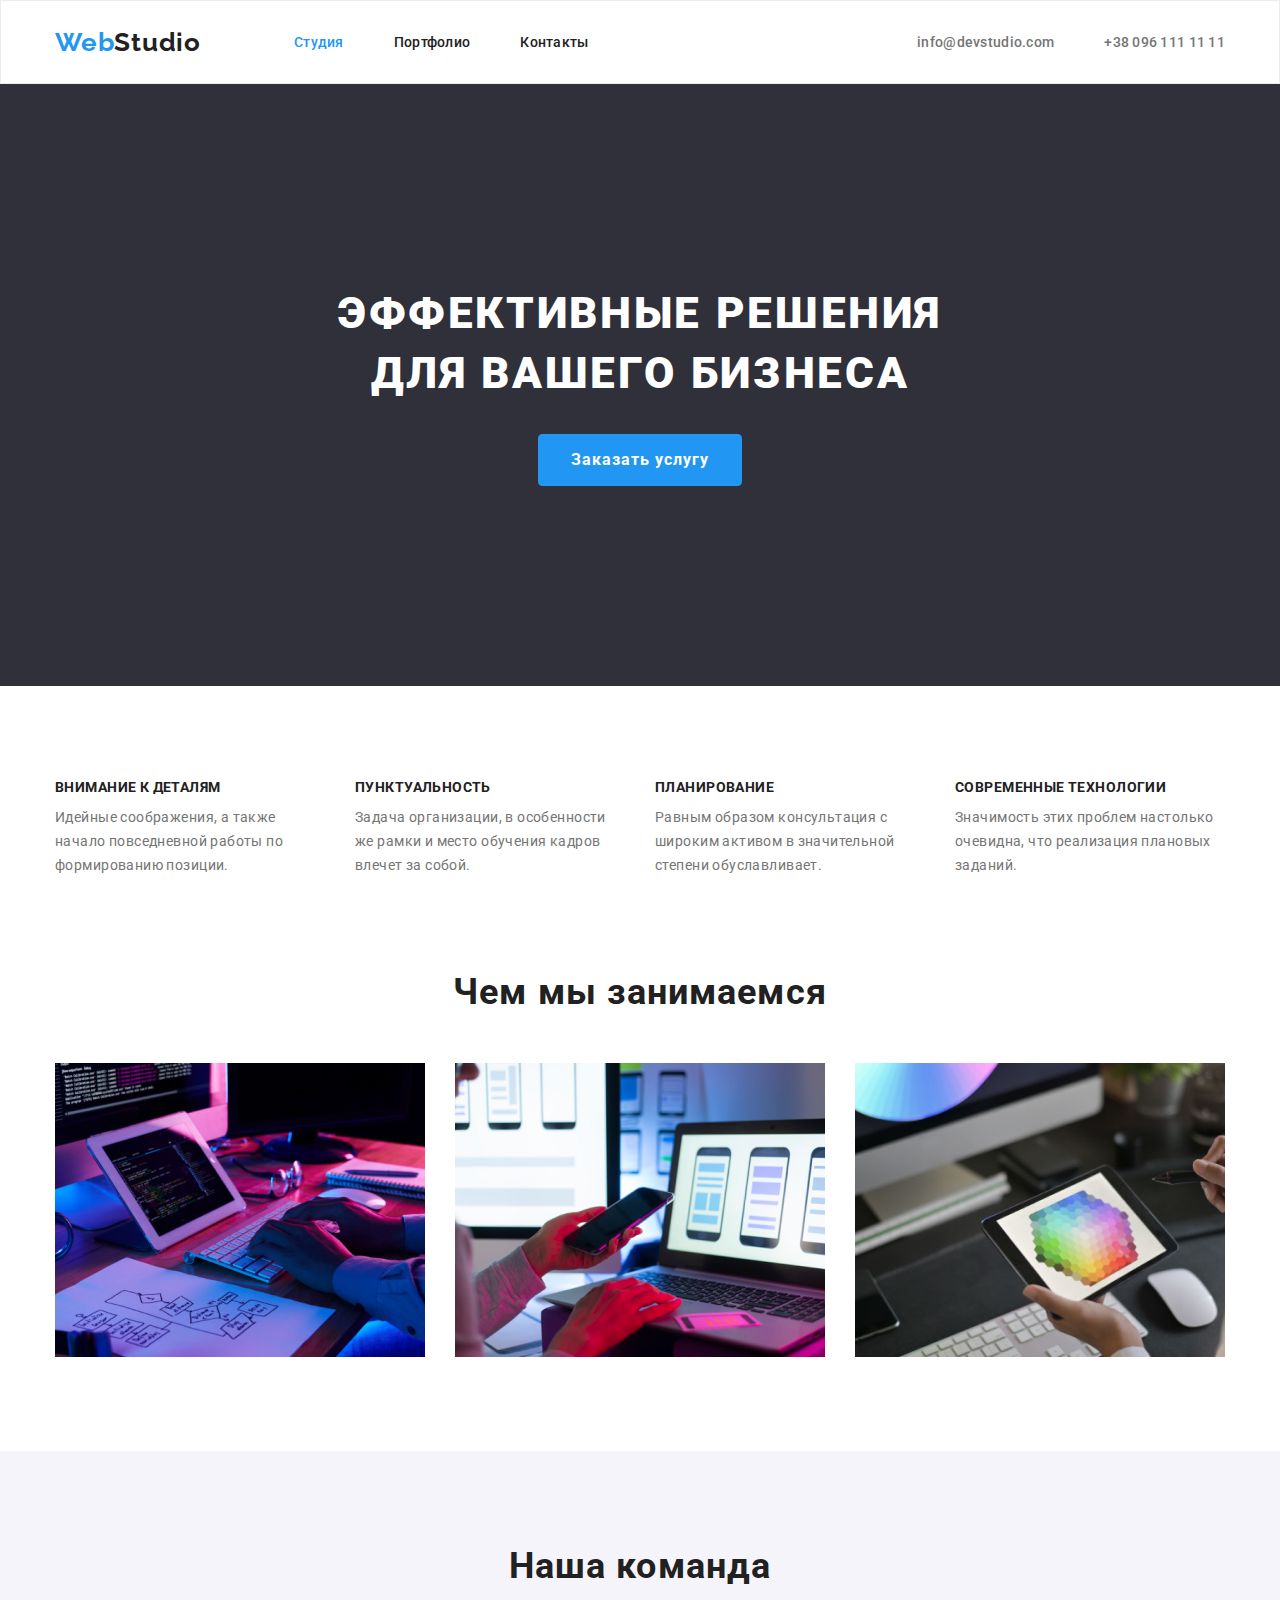
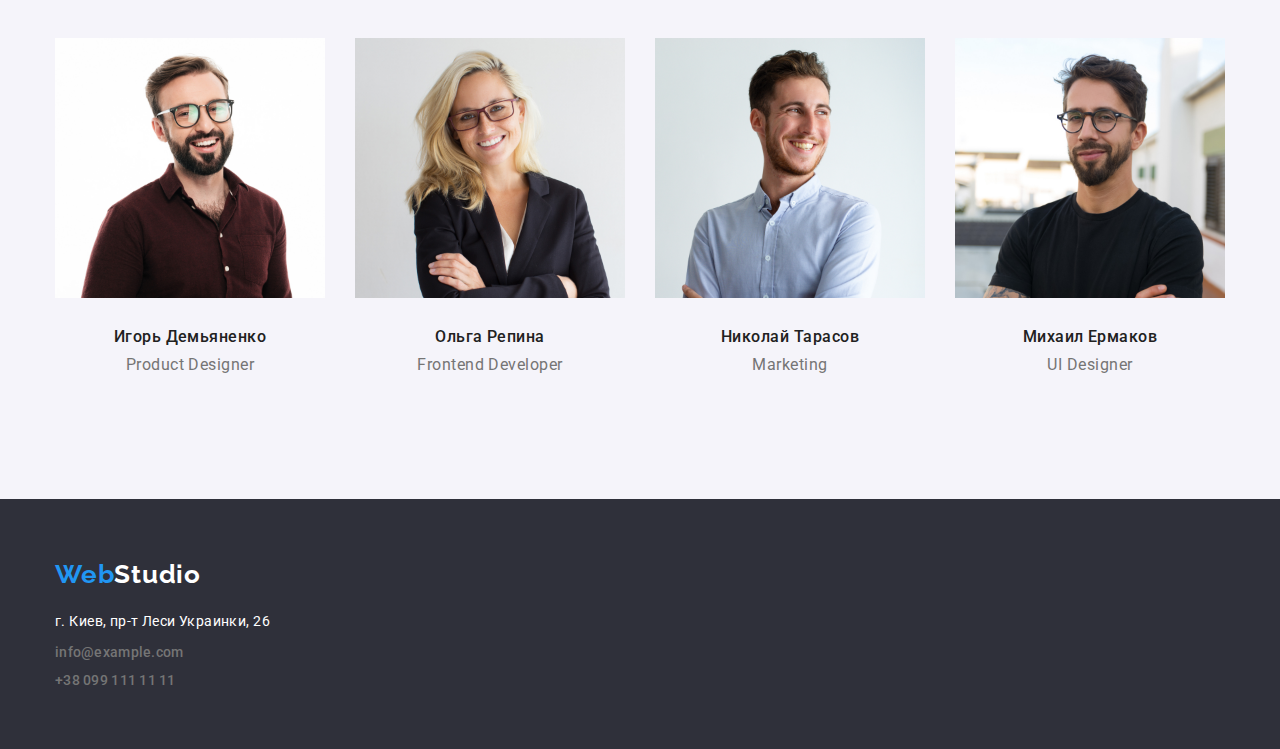
<file: index.html>
<!DOCTYPE html>
<html lang="ru">
  <head>
    <meta charset="UTF-8" />
    <meta name="viewport" content="width=device-width, initial-scale=1.0" />
    <title>Document</title>
    <link
      href="https://fonts.googleapis.com/css2?family=Raleway:wght@700&family=Roboto:wght@400;500;700;900&display=swap"
      rel="stylesheet"
    />
    <link rel="stylesheet" href="./css/normalize.css" />
    <link rel="stylesheet" href="./css/styles.css" />
  </head>
  <body>
    <!--Шапка-->
    <header>
      <!--основная-навигацыя-->
      <div class="container flexbox aling-items navigation">
        <nav class="flexbox aling-items site-nav">
          <a href="" lang="en" class="logo">
            <span class="logo-blue">Web</span
            ><span class="logo-black">Studio</span></a
          >
          <ul class="flexbox site-nav-list list">
            <li class="item">
              <a href="./index.html" class="link current">Студия</a>
            </li>
            <li class="item">
              <a href="./portfolio.html" class="link">Портфолио</a>
            </li>
            <li class="item"><a href="" class="link">Контакты</a></li>
          </ul>
        </nav>
        <!--адрес-->
        <address class="flexbox address">
          <ul class="flexbox list">
            <li class="item">
              <a href="mailto:info@devstudio.com" class="address-link"
                >info@devstudio.com</a
              >
            </li>
            <li class="item">
              <a href="tel:+380961111111" class="address-link"
                >+38 096 111 11 11</a
              >
            </li>
          </ul>
        </address>
      </div>
    </header>
    <!--главная-->
    <main>
      <!--герой-->
      <section class="hero">
        <div class="container margin-auto list hero-content ">
          <h1 class="flexbox list hero-title">ЭФФЕКТИВНЫЕ РЕШЕНИЯ ДЛЯ ВАШЕГО БИЗНЕСА</h1>

          <button class="flexbox margin-auto button hero-button" type="button">
            Заказать услугу
          </button>
        </div>
      </section>
      <!--преимущеста-->
      <section class="section no-padding advantages">
        <div class="container">
          <h2 class="hidden-title">Преимущества работы с нами</h2>
          <ul class="flexbox advantages-list list">
            <li class="item">
              <h3 class="advantages-title">ВНИМАНИЕ К ДЕТАЛЯМ</h3>
              <p class="advantages-text">
                Идейные соображения, а также начало повседневной работы по
                формированию позиции.
              </p>
            </li>
            <li class="item">
              <h3 class="advantages-title">ПУНКТУАЛЬНОСТЬ</h3>
              <p class="advantages-text">
                Задача организации, в особенности же рамки и место обучения
                кадров влечет за собой.
              </p>
            </li>
            <li class="item">
              <h3 class="advantages-title">ПЛАНИРОВАНИЕ</h3>
              <p class="advantages-text">
                Равным образом консультация с широким активом в значительной
                степени обуславливает.
              </p>
            </li>
            <li class="item">
              <h3 class="advantages-title">СОВРЕМЕННЫЕ ТЕХНОЛОГИИ</h3>
              <p class="advantages-text">
                Значимость этих проблем настолько очевидна, что реализация
                плановых заданий.
              </p>
            </li>
          </ul>
        </div>
      </section>
      <!--робота-->
      <section class="section work">
        <div class="container">
          <h2 class="title">Чем мы занимаемся</h2>
          <ul class="flexbox work-list list">
            <li class="item">
              <img
                src="./images/5.jpg"
                width="370"
                height="294"
                alt="Планшет и руки на клавиатуре"
              />
            </li>
            <li class="item">
              <img
                src="./images/6.jpg"
                width="370"
                height="294"
                alt="В роботе за ноутбуком и телефоном"
              />
            </li>
            <li class="item">
              <img
                src="./images/7.jpg"
                width="370"
                height="294"
                alt="Робота за планшетом"
              />
            </li>
          </ul>
        </div>
      </section>
      <!--команда-->
      <section class="section team">
        <div class="container">
          <h2 class="title">Наша команда</h2>
          <ul class="flexbox team-list list">
            <li class="team-item item">
              <img
                src="./images/8.jpg"
                width="270"
                height="260"
                alt="фото Игорь Демьяненко"
              />
              <h3 class="employee-name">Игорь Демьяненко</h3>
              <p class="profession-name">Product Designer</p>
            </li>
            <li class="team-item item">
              <img
                src="./images/9.jpg"
                width="270"
                height="260"
                alt="фото Ольга Репина"
              />
              <h3 class="employee-name">Ольга Репина</h3>
              <p class="profession-name">Frontend Developer</p>
            </li>
            <li class="team-item item">
              <img
                src="./images/10.jpg"
                width="270"
                height="260"
                alt="фото Николай Тарасов"
              />
              <h3 class="employee-name">Николай Тарасов</h3>
              <p class="profession-name">Marketing</p>
            </li>
            <li class="team-item item">
              <img
                src="./images/11.jpg"
                width="270"
                height="260"
                alt="фото Михаил Ермаков"
              />
              <h3 class="employee-name">Михаил Ермаков</h3>
              <p class="profession-name">UI Designer</p>
            </li>
          </ul>
        </div>
      </section>
    </main>
    <!--футер-->
    <footer class="footer">
      <div class="container">
        <a href="" lang="en" class="logo">
          <span class="logo-blue">Web</span><span class="logo-white">Studio</span></a>
        <address class="footer-address">
          <ul class="list">
            <li class="address-text item">
              г. Киев, пр-т Леси Украинки, 26
            </li>
            <li class="item">
              <a href="mailto:info@example.com" class="address-link">info@example.com</a>
            </li>
            <li class="item">
              <a href="tel:+380991111111" class="address-link">+38 099 111 11 11</a>
            </li>
          </ul>
        </address>
      </div>
    </footer>
  </body>
</html>
</file>
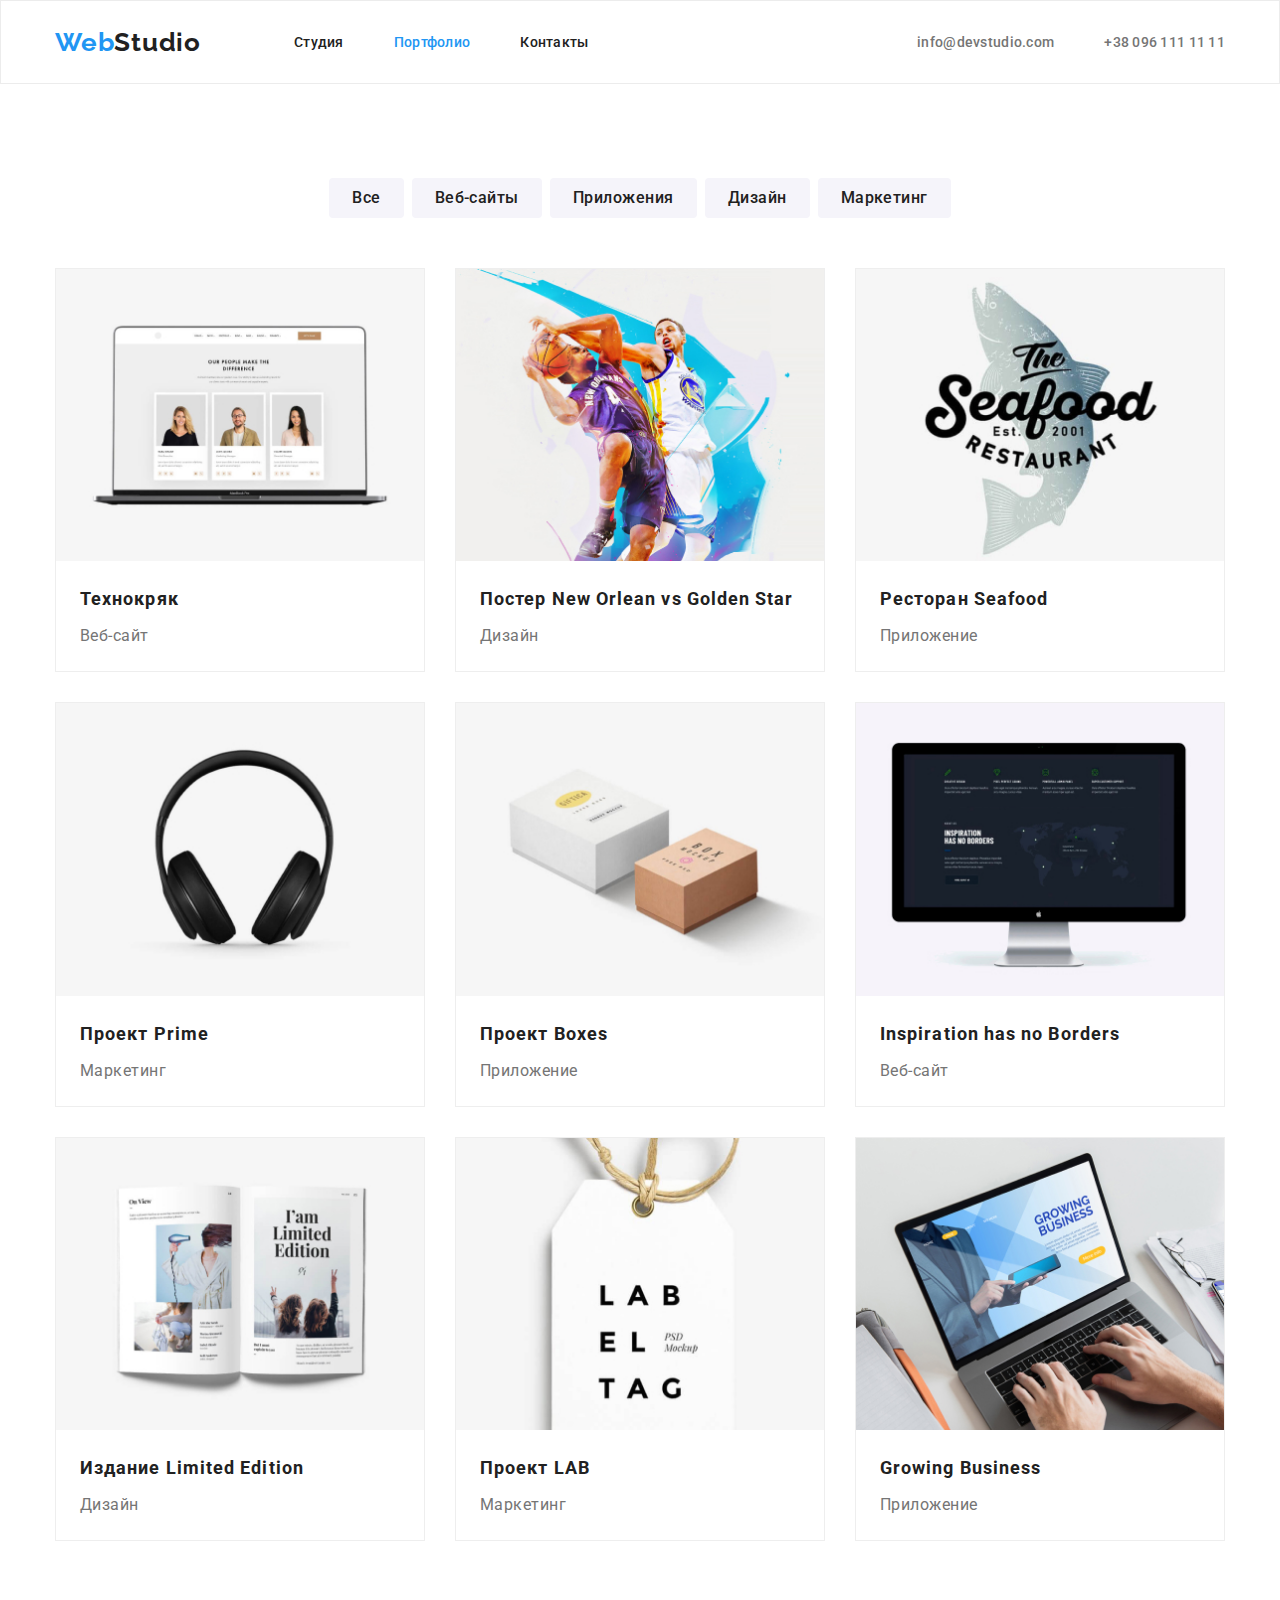
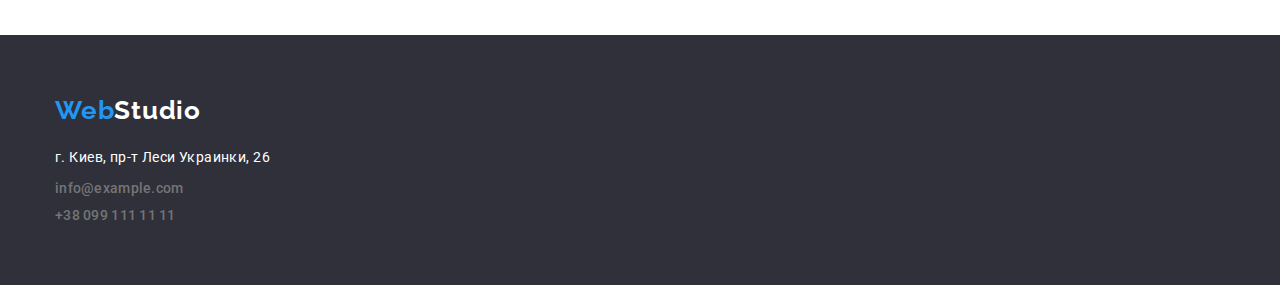
<file: portfolio.html>
<!DOCTYPE html>
<html lang="ru">
  <head>
    <meta charset="UTF-8" />
    <meta name="viewport" content="width=device-width, initial-scale=1.0" />
    <title>Document</title>
    <link
      href="https://fonts.googleapis.com/css2?family=Raleway:wght@700&family=Roboto:wght@400;500;700;900&display=swap"
      rel="stylesheet"
    />
    <link rel="stylesheet" href="./css/normalize.css" />
    <link rel="stylesheet" href="./css/styles.css" />
  </head>

  <body>
    <!--Шапка-->
    <header>
      <!--основная-навигацыя-->
      <div class="container flexbox aling-items navigation">
        <nav class="flexbox aling-items site-nav">
          <a href="" lang="en" class="logo">
            <span class="logo-blue">Web</span><span class="logo-black">Studio</span></a>
          <ul class="flexbox site-nav-list list">
            <li class="item">
              <a href="./index.html" class="link">Студия</a>
            </li>
            <li class="item">
              <a href="./portfolio.html" class="link current">Портфолио</a>
            </li>
            <li class="item"><a href="" class="link">Контакты</a></li>
          </ul>
        </nav>
        <!--адрес-->
        <address class="flexbox address">
          <ul class="flexbox list">
            <li class="item">
              <a href="mailto:info@devstudio.com" class="address-link">info@devstudio.com</a>
            </li>
            <li class="item">
              <a href="tel:+380961111111" class="address-link">+38 096 111 11 11</a>
            </li>
          </ul>
        </address>
      </div>
    </header>
    <main>
      
      <section  class="section portfolio">
        <div class="container">
          <!-- фильтр -->
          <h1 class="hidden-title">Фильтр</h1>
          <ul class="flexbox filter-list list">
            <li class="item">
              <button class="button filter-button" type="button">Все</button>
            </li>
            <li class="item">
              <button class="button filter-button" type="button">Веб-сайты</button>
            </li>
            <li class="item">
              <button class="button filter-button" type="button">Приложения</button>
            </li>
            <li class="item">
              <button class="button filter-button" type="button">Дизайн</button>
            </li>
            <li class="item">
              <button class="button filter-button" type="button">Маркетинг</button>
            </li>
          </ul>
          <!-- портфолио -->
          <h2 class="hidden-title">Портфолио</h2>
          <ul class="flexbox list portfolio-list">
            <li class="item">
              <a href="">
                <img src="./images/26.jpg" alt="Ноутбук" />
                <h3 class="portfolio-title">Технокряк</h3>
                <p class="portfolio-text">Веб-сайт</p>
              </a>
            </li>
            <li class="item">
              <a href="">
                <img src="./images/27.jpg" alt="Два Баскетболиста с мячом" />
                <h3 class="portfolio-title">
                  Постер <span lang="en">New Orlean vs Golden Star</span>
                </h3>
                <p class="portfolio-text">Дизайн</p>
              </a>
            </li>
            <li class="item">
              <a href="">
                <img src="./images/28.jpg" alt="Логотип ресторана" />
                <h3 class="portfolio-title">
                  Ресторан <span lang="en">Seafood</span>
                </h3>
                <p class="portfolio-text">Приложение</p>
              </a>
            </li>
            <li class="item">
              <a href="">
                <img src="./images/29.jpg" alt="Наушники" />
                <h3 class="portfolio-title">
                  Проект <span lang="en">Prime</span>
                </h3>
                <p class="portfolio-text">Маркетинг</p>
              </a>
            </li>
            <li class="item">
              <a href="">
                <img src="./images/30.jpg" alt="Две коробки" />
                <h3 class="portfolio-title">
                  Проект <span lang="en">Boxes</span>
                </h3>
                <p class="portfolio-text">Приложение</p>
              </a>
            </li>
            <li class="item">
              <a href="">
                <img src="./images/31.jpg" alt="Монитор" />
                <h3 class="portfolio-title" lang="en">
                  Inspiration has no Borders
                </h3>
                <p class="portfolio-text">Веб-сайт</p>
              </a>
            </li>
            <li class="item">
              <a href="">
                <img src="./images/32.jpg" alt="Открытая книжка" />
                <h3 class="portfolio-title">
                  Издание <span lang="en">Limited Edition</span>
                </h3>
                <p class="portfolio-text">Дизайн</p>
              </a>
            </li>
            <li class="item">
              <a href="">
                <img src="./images/33.jpg" alt="Брелок" />
                <h3 class="portfolio-title">
                  Проект <span lang="en">LAB</span>
                </h3>
                <p class="portfolio-text">Маркетинг</p>
              </a>
            </li>
            <li class="item">
              <a href="">
                <img src="./images/34.jpg" alt="Робота на ноутбуке" />
                <h3 class="portfolio-title" lang="en">Growing Business</h3>
                <p class="portfolio-text">Приложение</p>
              </a>
            </li>
          </ul>
        </div>
      </section>
    </main>
    <!--футер-->
    <footer class="footer">
      <div class="container">
        <a href="" lang="en" class="logo">
          <span class="logo-blue">Web</span
          ><span class="logo-white">Studio</span></a
        >
        <address class="footer-address"> 
          <ul class="list">
            <li class="address-text item">
              г. Киев, пр-т Леси Украинки, 26
            </li>
            <li class="item">
              <a href="mailto:info@example.com" class="address-link"
                >info@example.com</a
              >
            </li>
            <li class="item">
              <a href="tel:+380991111111" class="address-link"
                >+38 099 111 11 11</a
              >
            </li>
          </ul>
        </address>
      </div>
    </footer>
  </body>
</html>
</file>
<file: css/styles.css>
:root {
  --primary-text-color: #757575;
  --title-text-color: #212121;
  --accent-color: #2196f3;
  --primary-white-color: #ffffff;
  --footer-background-color: #2f303a;
  --team-background-color: #f5f4fa;
  --portfolio-border-color: #EEEEEE;
  --header-border-color: #ECECEC;
}

/* позыцыонирование */
.section {
  padding-top: 94px;
  padding-bottom: 94px;
}
.section.no-padding {
  padding-top: 94px;
  padding-bottom: 0;
}

.container {
  padding-left: 15px;
  padding-right: 15px;
  width: 1200px;
  margin-left: auto;
  margin-right: auto;
}

.footer {
  padding-top: 60px;
  padding-bottom: 60px;
}

/* теги */
body {
  font-family: Roboto, sans-serif;
  margin: 0;

  color: var(--primary-text-color);
}

header {
  border: 1px solid;

  border-color: var(--header-border-color);
  background-color: var(--primary-white-color);
}

footer {
  background-color: var(--footer-background-color);
}

main {
  background-color: var(--primary-white-color);
}

a {
  text-decoration: none;
}

li {
  list-style-type: none;
}

img {
  display: block;
  max-width: 100%;
  height: auto;
}

/* утилиты */

.list {
  padding: 0;
  margin: 0;
  list-style: none;
}

.flexbox {
  display: flex;
}

.flexbox.aling-items {
  align-items: center;
}

.button {
  border: 1px solid transparent;
}

.margin-auto {
  margin-left: auto;
  margin-right: auto;
}
.title {
  margin-top: 0;
  margin-bottom: 50px;

  font-weight: 700;
  font-size: 36px;
  line-height: 1.17;
  text-align: center;
  letter-spacing: 0.03em;

  color: var(--title-text-color);
}

/* шапка */

.site-nav-list .item {
  padding-top: 32px;
  padding-bottom: 32px;
  text-align: center;
}

.site-nav-list .item:not(:last-child) {
  margin-right: 50px;
}

.site-nav .link.current {
  color: var(--accent-color);
}

.logo {
  font-family: Raleway, sans-serif;
  margin-right: 93px;

  font-weight: 700;
  font-size: 26px;
  line-height: 1.2;
  letter-spacing: 0.03em;

  color: var(--title-text-color);
}

.logo-blue {
  color: var(--accent-color);
}

.logo-black {
  color: var(--title-text-color);
}
.logo-white {
  color: var(--primary-white-color);
}

.site-nav-list .link {
  font-weight: 500;
  font-size: 14px;
  line-height: 1.15;
  letter-spacing: 0.02em;

  color: var(--title-text-color);
}

.site-nav-list .link:hover,
.site-nav-list .link:focus {
  color: var(--accent-color);
}

.address {
  margin-left: auto;
}

.address .item + .item {
  margin-left: 50px;
}

.address-link {
  font-weight: 500;
  font-size: 14px;
  line-height: 1.15;
  letter-spacing: 0.02em;
  font-style: normal;

  color: var(--primary-text-color);
}

.address-link:hover,
.address-link:focus {
  color: var(--accent-color);
}

/* герой */

.hero {
  padding-top: 200px;
  padding-bottom: 200px;

  background-color: var(--footer-background-color);
}

.hero-title {
  text-align: center;
  font-weight: 900;
  font-size: 44px;
  line-height: 1.36;
  letter-spacing: 0.06em;

  color: var(--primary-white-color);
}

.hero-content {
  max-width: 696px;
}

.hero-button {
  margin-top: 30px;
  min-width: 200px;
  padding: 10px 32px;

  font-weight: 700;
  font-size: 16px;
  line-height: 1.87;
  letter-spacing: 0.06em;
  border-radius: 4px;

  color: var(--primary-white-color);
  border-color: var(--accent-color);
  background-color: var(--accent-color);
}

/* преимущеста */

.hidden-title {
  font-size: 0;
}
.advantages-list {
  padding-left: 0;
}
.advantages-list .item {
  width: calc((100% - 30px * 3) / 4);
  flex-wrap: wrap;
  margin-right: 30px;
}
.advantages-list .item:nth-child(4n) {
  margin-right: 0;
}

.advantages-title {
  margin-top: 0;
  margin-bottom: 0;

  font-weight: 700;
  font-size: 14px;
  line-height: 1.14;
  letter-spacing: 0.03em;

  color: var(--title-text-color);
}

.advantages-text {
  margin-top: 10px;
  margin-bottom: 0;

  font-weight: 400;
  font-size: 14px;
  line-height: 1.7;
  letter-spacing: 0.03em;

  color: var(--primary-text-color);
}

/* робота */

.work-list .item {
  width: calc((100% - 30px * 2) / 3);
  flex-wrap: wrap;
  margin-right: 30px;
}
.work-list .item:nth-child(3n) {
  margin-right: 0;
}

/* команда */

.team {
  background-color: var(--team-background-color);
}

.team-list .item {
  width: calc((100% - 30px * 3) / 4);
  flex-wrap: wrap;
  margin-right: 30px;
  padding-bottom: 30px;
}
.team-list .item:nth-child(4n) {
  margin-right: 0;
}

.employee-name {
  margin-top: 30px;
  margin-bottom: 0;

  font-weight: 500;
  font-size: 16px;
  line-height: 1.18;
  text-align: center;
  letter-spacing: 0.03em;

  color: var(--title-text-color);
}

.profession-name {
  margin-top: 10px;
  margin-bottom: 0;

  font-weight: 400;
  font-size: 16px;
  line-height: 1.18;
  text-align: center;
  letter-spacing: 0.03em;

  color: var(--primary-text-color);
}

/* портфолио */

.filter-list {
  justify-content: center;
}
.filter-list .item + .item {
  margin-left: 8px;
}

.filter-button {
  padding: 6px 22px;
  margin-bottom: 50px;

  font-weight: 500;
  font-size: 16px;
  line-height: 1.6;
  text-align: center;
  letter-spacing: 0.03em;
  border-radius: 4px;

  color: var(--title-text-color);
  background-color: var(--team-background-color);
}

.filter-button:hover,
.filter-button:focus {
  color: var(--primary-white-color);
  background-color: var(--accent-color);
}

/* портфолио */

.portfolio-list {
  flex-wrap: wrap;
}

.portfolio-list .item {
  width: calc((100% - 30px * 2) / 3);
  margin-right: 30px;
  margin-bottom: 30px;
  padding-bottom: 20px;
  border: 1px solid;

  border-color: var(--portfolio-border-color);
}
.portfolio-list .item:nth-child(3n) {
  margin-right: 0;
}

.portfolio-list .item:nth-last-child(-n + 3) {
  margin-bottom: 0;
}

.portfolio-title {
  margin-top: 20px;
  margin-bottom: 0;
  padding-left: 24px;
  padding-right: 24px;

  font-weight: 700;
  font-size: 18px;
  line-height: 2;
  letter-spacing: 0.06em;

  color: var(--title-text-color);
}

.portfolio-text {
  margin-top: 4px;
  margin-bottom: 0;
  padding-left: 24px;
  padding-right: 24px;

  font-weight: normal;
  font-size: 16px;
  line-height: 1.87;
  letter-spacing: 0.03em;

  color: var(--primary-text-color);
}

/* футер */

.address-text {
  margin-top: 20px;
  
  font-weight: 400;
  font-size: 14px;
  line-height: 1.7;
  letter-spacing: 0.03em;
  font-style: normal;

  color: var(--primary-white-color);
}

.footer-address .item:not(:first-child) {
  margin-top: 9px;
}
</file>
